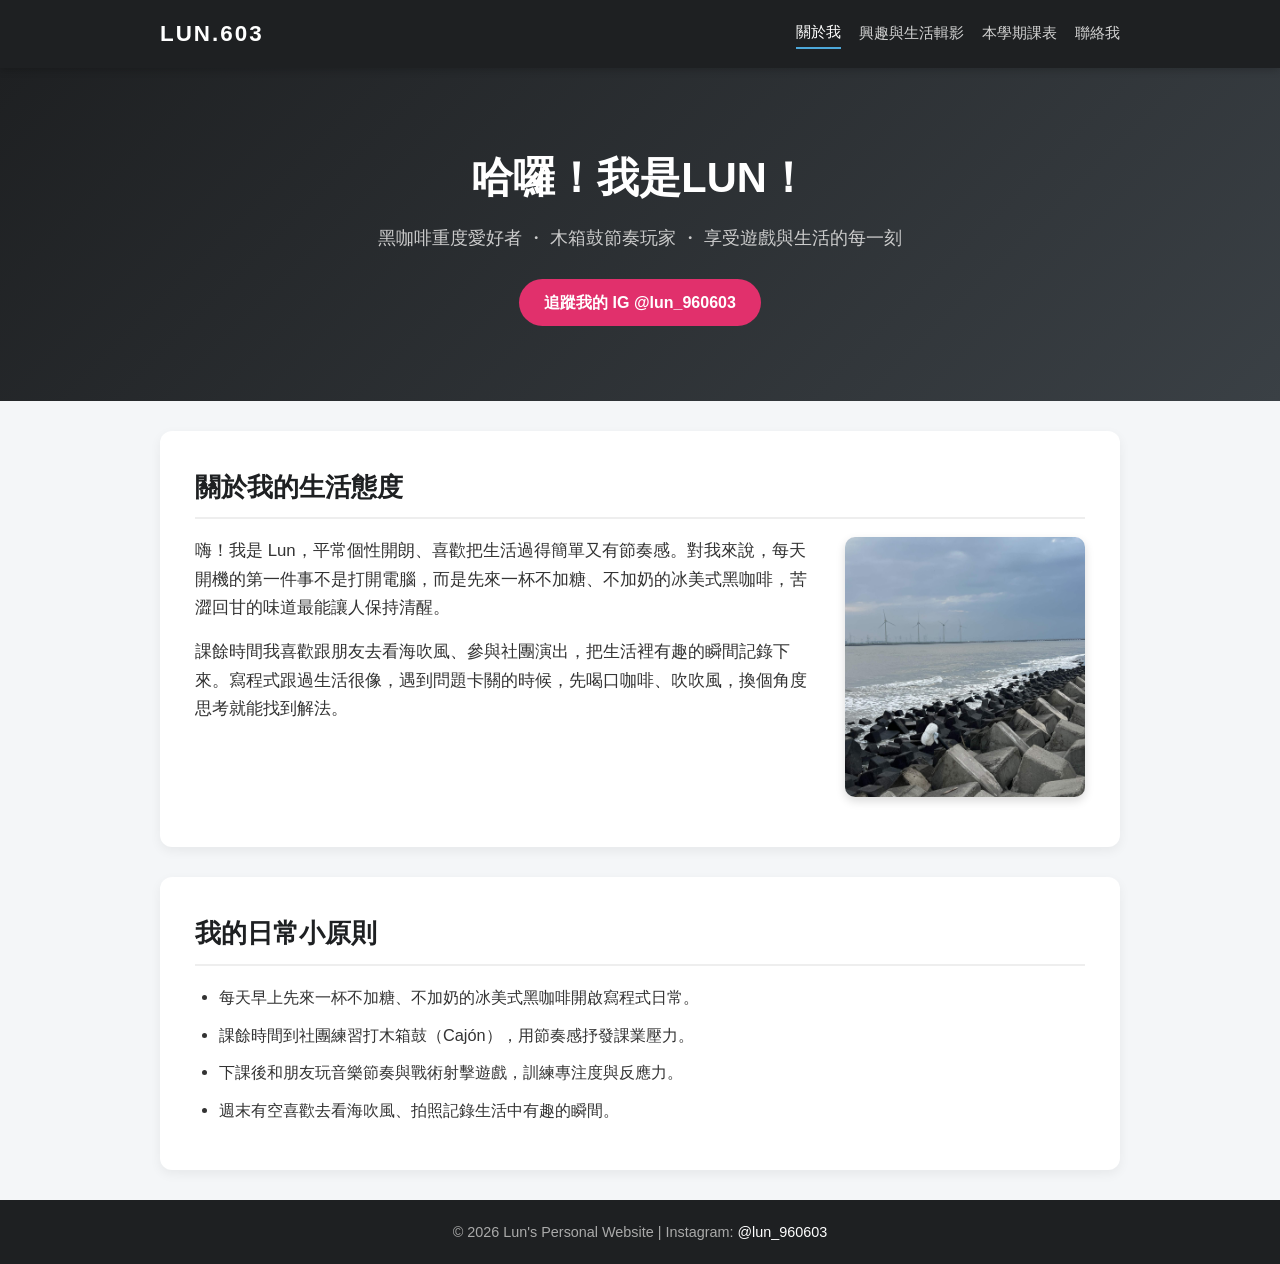
<file: index.html>
<!DOCTYPE html>
<html lang="zh-Hant">
<head>
    <meta charset="UTF-8">
    <meta name="viewport" content="width=device-width, initial-scale=1.0">
    <title>Lun 的個人小站 | 關於我</title>
    <link rel="stylesheet" href="style.css">
</head>
<body>

    <header>
        <div class="nav-container">
            <a href="index.html" class="logo">LUN.603</a>
            <nav>
                <a href="index.html" class="active">關於我</a>
                <a href="interests.html">興趣與生活輯影</a>
                <a href="schedule.html">本學期課表</a>
                <a href="contact.html">聯絡我</a>
            </nav>
        </div>
    </header>

    <section class="hero">
        <div class="hero-content">
            <h1>哈囉！我是LUN！</h1>
            <p>黑咖啡重度愛好者 ・ 木箱鼓節奏玩家 ・ 享受遊戲與生活的每一刻</p>
            <a href="contact.html" class="hero-btn">追蹤我的 IG @lun_960603</a>
        </div>
    </section>

    <main class="container">

        <section class="content-section clearfix">
            <h2>關於我的生活態度</h2>
            <img src="pic/IMG_5607.jpg" alt="海邊看海與風車" class="img-right">
            <p>嗨！我是 Lun，平常個性開朗、喜歡把生活過得簡單又有節奏感。對我來說，每天開機的第一件事不是打開電腦，而是先來一杯不加糖、不加奶的冰美式黑咖啡，苦澀回甘的味道最能讓人保持清醒。</p>
            <p>課餘時間我喜歡跟朋友去看海吹風、參與社團演出，把生活裡有趣的瞬間記錄下來。寫程式跟過生活很像，遇到問題卡關的時候，先喝口咖啡、吹吹風，換個角度思考就能找到解法。</p>
        </section>

        <section class="content-section">
            <h2>我的日常小原則</h2>
            <ul class="custom-list">
                <li>每天早上先來一杯不加糖、不加奶的冰美式黑咖啡開啟寫程式日常。</li>
                <li>課餘時間到社團練習打木箱鼓（Cajón），用節奏感抒發課業壓力。</li>
                <li>下課後和朋友玩音樂節奏與戰術射擊遊戲，訓練專注度與反應力。</li>
                <li>週末有空喜歡去看海吹風、拍照記錄生活中有趣的瞬間。</li>
            </ul>
        </section>

    </main>

    <footer>
        <p>© 2026 Lun's Personal Website | Instagram: <a href="https://www.instagram.com/lun_960603/" target="_blank">@lun_960603</a></p>
    </footer>

</body>
</html>
</file>
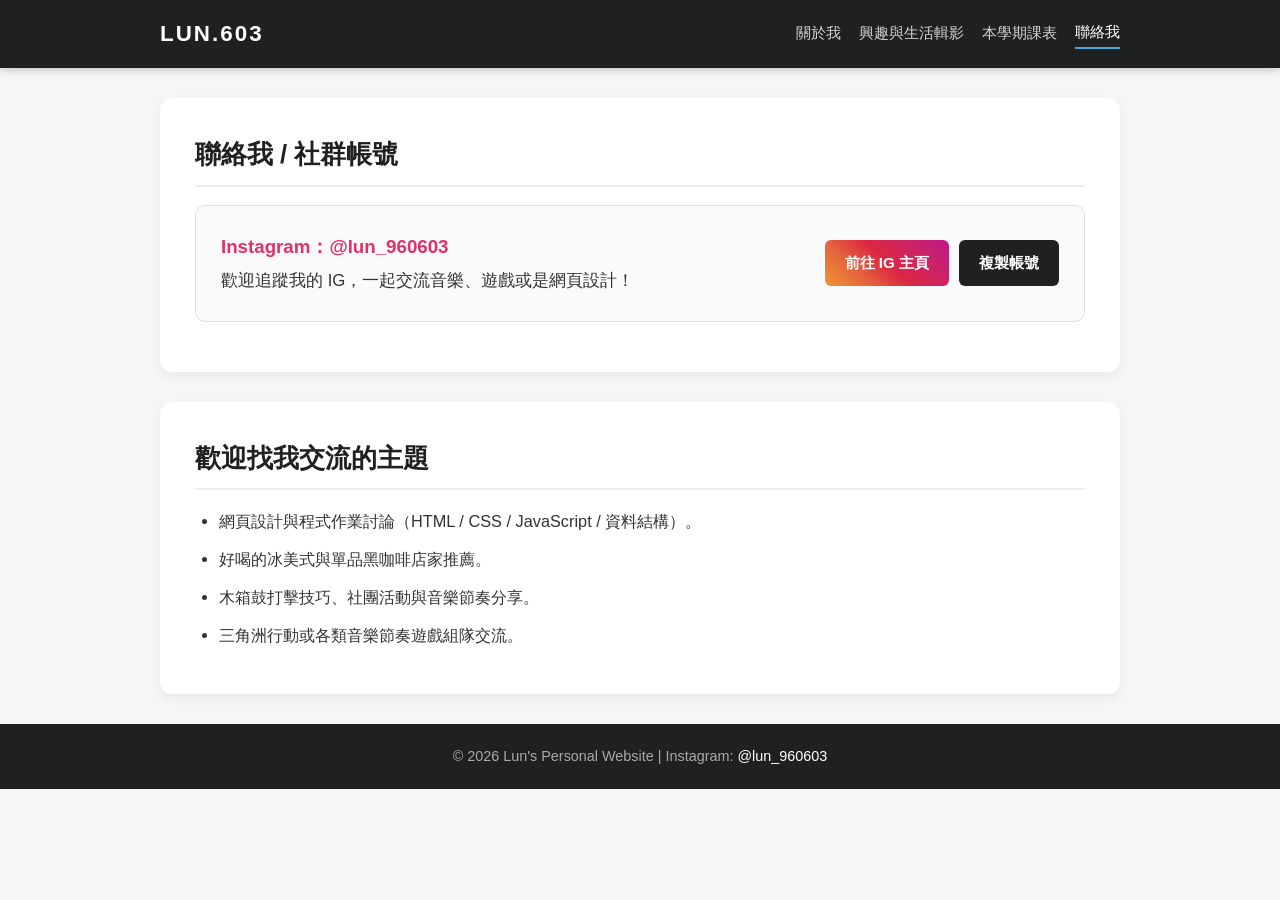
<file: contact.html>
<!DOCTYPE html>
<html lang="zh-Hant">
<head>
    <meta charset="UTF-8">
    <meta name="viewport" content="width=device-width, initial-scale=1.0">
    <title>Lun 的個人小站 | 聯絡我</title>
    <link rel="stylesheet" href="style.css">
</head>
<body>

    <header>
        <div class="nav-container">
            <a href="index.html" class="logo">LUN.603</a>
            <nav>
                <a href="index.html">關於我</a>
                <a href="interests.html">興趣與生活輯影</a>
                <a href="schedule.html">本學期課表</a>
                <a href="contact.html" class="active">聯絡我</a>
            </nav>
        </div>
    </header>

    <main class="container">

        <section class="content-section">
            <h2>聯絡我 / 社群帳號</h2>
            <div class="ig-card">
                <div class="ig-info">
                    <h3>Instagram：@lun_960603</h3>
                    <p>歡迎追蹤我的 IG，一起交流音樂、遊戲或是網頁設計！</p>
                </div>
                <div class="ig-actions">
                    <a href="https://www.instagram.com/lun_960603/" target="_blank" class="btn-ig">前往 IG 主頁</a>
                    <button onclick="copyIG()" class="btn-copy">複製帳號</button>
                </div>
            </div>
            <p id="copy-msg" class="copy-feedback"></p>
        </section>

        <section class="content-section">
            <h2>歡迎找我交流的主題</h2>
            <ul class="custom-list">
                <li>網頁設計與程式作業討論（HTML / CSS / JavaScript / 資料結構）。</li>
                <li>好喝的冰美式與單品黑咖啡店家推薦。</li>
                <li>木箱鼓打擊技巧、社團活動與音樂節奏分享。</li>
                <li>三角洲行動或各類音樂節奏遊戲組隊交流。</li>
            </ul>
        </section>

    </main>

    <footer>
        <p>© 2026 Lun's Personal Website | Instagram: <a href="https://www.instagram.com/lun_960603/" target="_blank">@lun_960603</a></p>
    </footer>

    <script>
        function copyIG() {
            const text = "@lun_960603";
            if (navigator.clipboard && window.isSecureContext) {
                navigator.clipboard.writeText(text);
            } else {
                const tempInput = document.createElement("textarea");
                tempInput.value = text;
                document.body.appendChild(tempInput);
                tempInput.select();
                document.execCommand("copy");
                document.body.removeChild(tempInput);
            }
            document.getElementById("copy-msg").innerHTML = "已成功複製 IG 帳號：@lun_960603！";
        }
    </script>

</body>
</html>
</file>
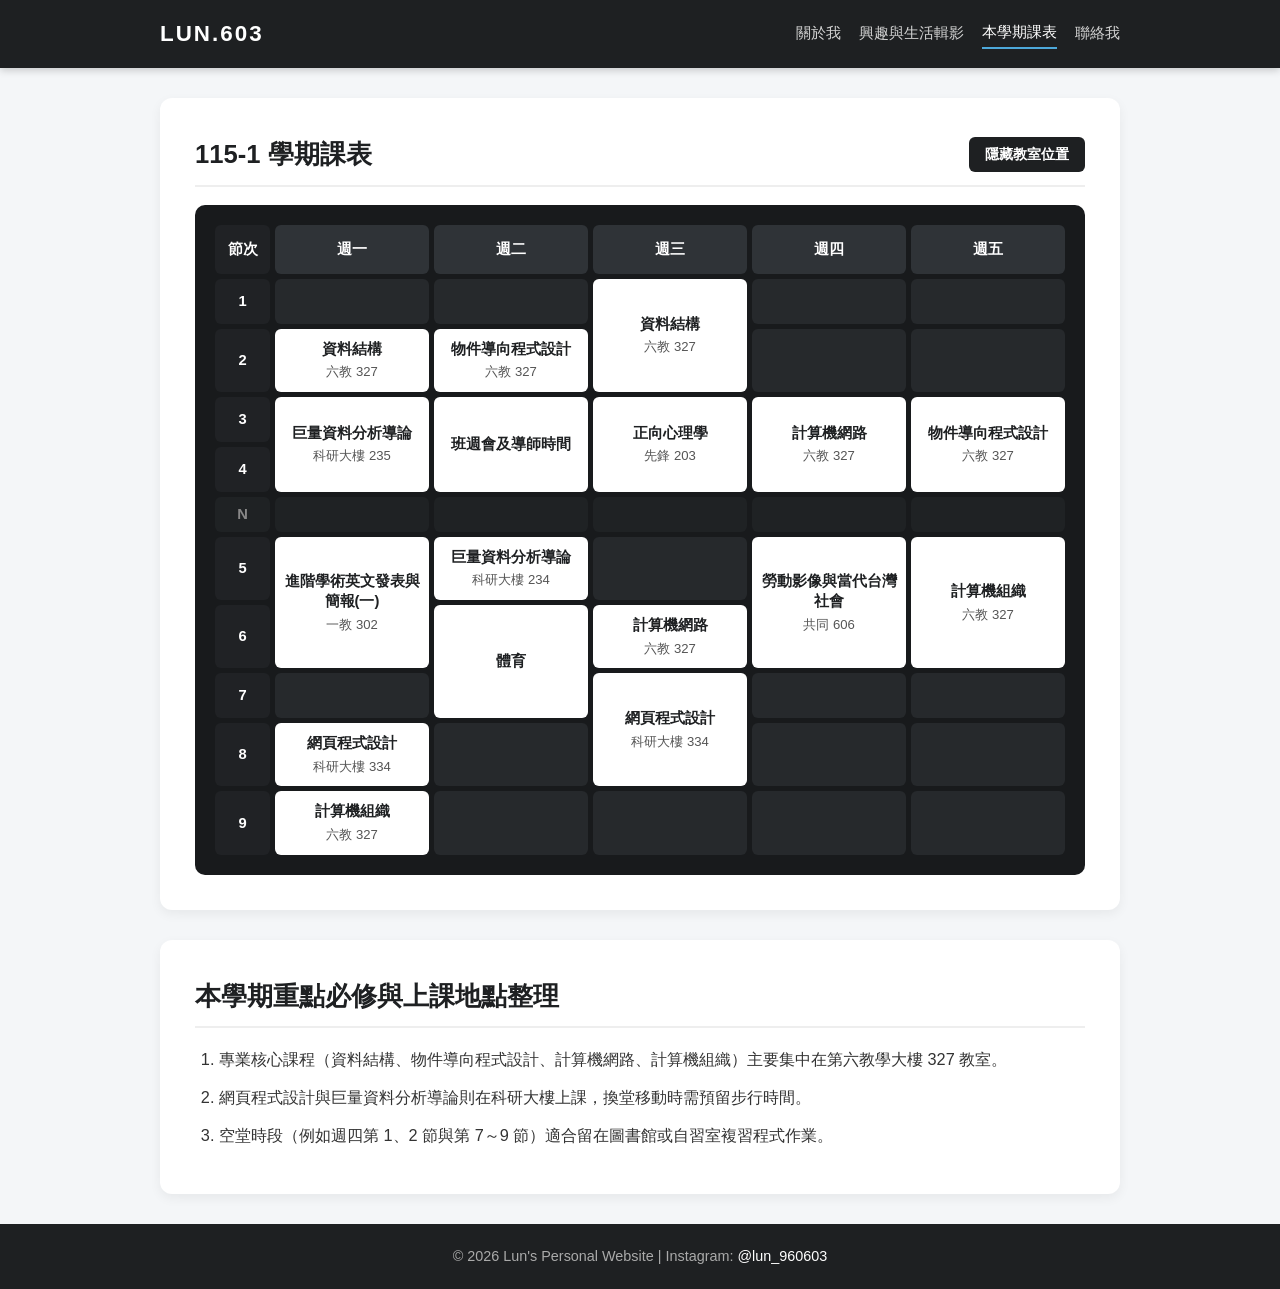
<file: schedule.html>
<!DOCTYPE html>
<html lang="zh-Hant">
<head>
    <meta charset="UTF-8">
    <meta name="viewport" content="width=device-width, initial-scale=1.0">
    <title>Lun 的個人小站 | 115-1 學期課表</title>
    <link rel="stylesheet" href="style.css">
</head>
<body>

    <header>
        <div class="nav-container">
            <a href="index.html" class="logo">LUN.603</a>
            <nav>
                <a href="index.html">關於我</a>
                <a href="interests.html">興趣與生活輯影</a>
                <a href="schedule.html" class="active">本學期課表</a>
                <a href="contact.html">聯絡我</a>
            </nav>
        </div>
    </header>

    <main class="container">

        <section class="content-section">
            <div class="schedule-header">
                <h2>115-1 學期課表</h2>
                <button id="room-btn" class="btn-schedule" onclick="toggleRooms()">隱藏教室位置</button>
            </div>
            <div class="timetable-wrapper">
                <table class="timetable">
                    <thead>
                        <tr>
                            <th>節次</th>
                            <th>週一</th>
                            <th>週二</th>
                            <th>週三</th>
                            <th>週四</th>
                            <th>週五</th>
                        </tr>
                    </thead>
                    <tbody>
                        <tr>
                            <td class="period">1</td>
                            <td></td>
                            <td></td>
                            <td rowspan="2" class="course">資料結構<br><span class="room">六教 327</span></td>
                            <td></td>
                            <td></td>
                        </tr>
                        <tr>
                            <td class="period">2</td>
                            <td class="course">資料結構<br><span class="room">六教 327</span></td>
                            <td class="course">物件導向程式設計<br><span class="room">六教 327</span></td>
                            <td></td>
                            <td></td>
                        </tr>
                        <tr>
                            <td class="period">3</td>
                            <td rowspan="2" class="course">巨量資料分析導論<br><span class="room">科研大樓 235</span></td>
                            <td rowspan="2" class="course">班週會及導師時間</td>
                            <td rowspan="2" class="course">正向心理學<br><span class="room">先鋒 203</span></td>
                            <td rowspan="2" class="course">計算機網路<br><span class="room">六教 327</span></td>
                            <td rowspan="2" class="course">物件導向程式設計<br><span class="room">六教 327</span></td>
                        </tr>
                        <tr>
                            <td class="period">4</td>
                        </tr>
                        <tr>
                            <td class="period noon">N</td>
                            <td class="noon"></td>
                            <td class="noon"></td>
                            <td class="noon"></td>
                            <td class="noon"></td>
                            <td class="noon"></td>
                        </tr>
                        <tr>
                            <td class="period">5</td>
                            <td rowspan="2" class="course">進階學術英文發表與簡報(一)<br><span class="room">一教 302</span></td>
                            <td class="course">巨量資料分析導論<br><span class="room">科研大樓 234</span></td>
                            <td></td>
                            <td rowspan="2" class="course">勞動影像與當代台灣社會<br><span class="room">共同 606</span></td>
                            <td rowspan="2" class="course">計算機組織<br><span class="room">六教 327</span></td>
                        </tr>
                        <tr>
                            <td class="period">6</td>
                            <td rowspan="2" class="course">體育</td>
                            <td class="course">計算機網路<br><span class="room">六教 327</span></td>
                        </tr>
                        <tr>
                            <td class="period">7</td>
                            <td></td>
                            <td rowspan="2" class="course">網頁程式設計<br><span class="room">科研大樓 334</span></td>
                            <td></td>
                            <td></td>
                        </tr>
                        <tr>
                            <td class="period">8</td>
                            <td class="course">網頁程式設計<br><span class="room">科研大樓 334</span></td>
                            <td></td>
                            <td></td>
                            <td></td>
                        </tr>
                        <tr>
                            <td class="period">9</td>
                            <td class="course">計算機組織<br><span class="room">六教 327</span></td>
                            <td></td>
                            <td></td>
                            <td></td>
                            <td></td>
                        </tr>
                    </tbody>
                </table>
            </div>
        </section>

        <section class="content-section">
            <h2>本學期重點必修與上課地點整理</h2>
            <ol class="custom-list">
                <li>專業核心課程（資料結構、物件導向程式設計、計算機網路、計算機組織）主要集中在第六教學大樓 327 教室。</li>
                <li>網頁程式設計與巨量資料分析導論則在科研大樓上課，換堂移動時需預留步行時間。</li>
                <li>空堂時段（例如週四第 1、2 節與第 7～9 節）適合留在圖書館或自習室複習程式作業。</li>
            </ol>
        </section>

    </main>

    <footer>
        <p>© 2026 Lun's Personal Website | Instagram: <a href="https://www.instagram.com/lun_960603/" target="_blank">@lun_960603</a></p>
    </footer>

    <script>
        function toggleRooms() {
            const rooms = document.querySelectorAll(".room");
            const btn = document.getElementById("room-btn");
            const isHidden = rooms[0].style.display === "none";

            rooms.forEach(function(room) {
                room.style.display = isHidden ? "inline-block" : "none";
            });

            btn.textContent = isHidden ? "隱藏教室位置" : "顯示教室位置";
        }
    </script>

</body>
</html>
</file>
<file: style.css>
* {
    box-sizing: border-box;
    margin: 0;
    padding: 0;
}

html {
    scroll-behavior: smooth;
}

body {
    font-family: "Microsoft JhengHei", "PingFang TC", sans-serif;
    line-height: 1.7;
    color: #333;
    background-color: #f4f6f8;
}

header {
    position: sticky;
    top: 0;
    z-index: 100;
    background-color: #1e2022;
    box-shadow: 0 2px 8px rgba(0, 0, 0, 0.2);
}

.nav-container {
    max-width: 1000px;
    margin: 0 auto;
    padding: 15px 20px;
    display: flex;
    justify-content: space-between;
    align-items: center;
    flex-wrap: wrap;
    gap: 10px;
}

.logo {
    color: #ffffff;
    font-size: 1.4rem;
    font-weight: bold;
    text-decoration: none;
    letter-spacing: 2px;
}

nav {
    display: flex;
    align-items: center;
    flex-wrap: wrap;
    gap: 18px;
}

nav a {
    color: #d3d3d3;
    text-decoration: none;
    font-size: 0.95rem;
    padding-bottom: 3px;
    transition: color 0.3s ease;
}

nav a:hover,
nav a.active {
    color: #ffffff;
    border-bottom: 2px solid #4da8da;
}

.hero {
    background: linear-gradient(135deg, #1e2022 0%, #3a4045 100%);
    color: #ffffff;
    text-align: center;
    padding: 75px 20px;
}

.hero h1 {
    font-size: 2.6rem;
    margin-bottom: 10px;
}

.hero p {
    font-size: 1.1rem;
    color: #cccccc;
    margin-bottom: 25px;
}

.hero-btn {
    display: inline-block;
    background-color: #e1306c;
    color: #ffffff;
    padding: 10px 25px;
    border-radius: 25px;
    text-decoration: none;
    font-weight: bold;
    transition: transform 0.3s ease, background-color 0.3s ease;
}

.hero-btn:hover {
    background-color: #c13584;
    transform: translateY(-2px);
}

.container {
    max-width: 1000px;
    margin: 30px auto;
    padding: 0 20px;
    min-height: 60vh;
}

.content-section {
    background-color: #ffffff;
    padding: 35px;
    margin-bottom: 30px;
    border-radius: 12px;
    box-shadow: 0 4px 12px rgba(0, 0, 0, 0.06);
}

.content-section h2 {
    font-size: 1.6rem;
    color: #1e2022;
    margin-bottom: 18px;
    padding-bottom: 8px;
    border-bottom: 2px solid #eeeeee;
}

.content-section p {
    margin-bottom: 15px;
    font-size: 1.05rem;
}

.custom-list {
    padding-left: 24px;
    font-size: 1.02rem;
}

.custom-list li {
    margin-bottom: 10px;
}

.clearfix::after {
    content: "";
    display: table;
    clear: both;
}

.img-right {
    float: right;
    width: 240px;
    height: 260px;
    object-fit: cover;
    object-position: center 45%;
    border-radius: 10px;
    margin: 0 0 15px 25px;
    box-shadow: 0 4px 10px rgba(0, 0, 0, 0.15);
}

.img-left {
    float: left;
    width: 240px;
    height: 260px;
    object-fit: cover;
    object-position: center 20%;
    border-radius: 10px;
    margin: 0 25px 15px 0;
    box-shadow: 0 4px 10px rgba(0, 0, 0, 0.15);
}

.stats-box {
    clear: both;
    background-color: #f9fafb;
    padding: 20px;
    border-radius: 8px;
    margin-top: 20px;
    border: 1px solid #e5e7eb;
}

.stats-box h3 {
    margin-bottom: 15px;
    font-size: 1.15rem;
}

.stat-item {
    margin-bottom: 12px;
}

.stat-item span {
    display: block;
    font-weight: bold;
    margin-bottom: 5px;
    font-size: 0.95rem;
}

.progress-bar {
    background-color: #e0e0e0;
    border-radius: 20px;
    overflow: hidden;
    height: 22px;
}

.progress-fill {
    background-color: #2b5876;
    color: #ffffff;
    text-align: right;
    padding-right: 10px;
    font-size: 0.85rem;
    line-height: 22px;
    font-weight: bold;
}

.grid-2x2 {
    display: grid;
    grid-template-columns: repeat(2, 1fr);
    gap: 18px;
}

.grid-2x2-item {
    background-color: #f9fafb;
    border: 1px solid #e5e7eb;
    border-radius: 10px;
    padding: 20px;
    transition: transform 0.3s ease, box-shadow 0.3s ease;
}

.grid-2x2-item:hover {
    transform: translateY(-3px);
    box-shadow: 0 6px 14px rgba(0, 0, 0, 0.08);
}

.grid-2x2-item h3 {
    font-size: 1.15rem;
    margin-bottom: 8px;
    color: #1e2022;
}

.grid-2x2-item p {
    margin-bottom: 0;
    font-size: 0.98rem;
}

.section-desc {
    color: #666;
    margin-bottom: 20px;
}

.photo-grid {
    display: grid;
    grid-template-columns: repeat(3, 1fr);
    gap: 15px;
}

.photo-card {
    position: relative;
    height: 220px;
    border-radius: 10px;
    overflow: hidden;
    cursor: pointer;
}

.photo-card img {
    width: 100%;
    height: 100%;
    object-fit: cover;
    display: block;
    transition: transform 0.4s ease;
}

.photo-card:hover img {
    transform: scale(1.06);
}

.overlay {
    position: absolute;
    inset: 0;
    background-color: rgba(0, 0, 0, 0.72);
    color: #ffffff;
    display: flex;
    flex-direction: column;
    justify-content: center;
    align-items: center;
    text-align: center;
    padding: 15px;
    opacity: 0;
    transition: opacity 0.4s ease;
}

.photo-card:hover .overlay {
    opacity: 1;
}

.overlay h3 {
    margin-bottom: 8px;
    font-size: 1.2rem;
}

.overlay p {
    font-size: 0.9rem;
    margin: 0;
}

.schedule-header {
    display: flex;
    justify-content: space-between;
    align-items: center;
    border-bottom: 2px solid #eeeeee;
    margin-bottom: 18px;
    padding-bottom: 8px;
    flex-wrap: wrap;
    gap: 10px;
}

.schedule-header h2 {
    border-bottom: none;
    margin-bottom: 0;
    padding-bottom: 0;
}

.btn-schedule {
    background-color: #1e2022;
    color: #ffffff;
    border: none;
    padding: 8px 16px;
    border-radius: 6px;
    font-size: 0.9rem;
    font-weight: bold;
    cursor: pointer;
    transition: opacity 0.3s ease;
}

.btn-schedule:hover {
    opacity: 0.85;
}

.timetable-wrapper {
    overflow-x: auto;
    background-color: #181a1c;
    padding: 15px;
    border-radius: 10px;
}

.timetable {
    width: 100%;
    border-collapse: separate;
    border-spacing: 5px;
    text-align: center;
    color: #fff;
    table-layout: fixed;
}

.timetable th,
.timetable td {
    background-color: #26292c;
    padding: 10px 6px;
    border-radius: 6px;
    font-size: 0.92rem;
    vertical-align: middle;
}

.timetable th {
    background-color: #2f3337;
    font-weight: bold;
    padding: 12px 6px;
}

.timetable th:first-child,
.timetable td.period {
    width: 55px;
    background-color: #202225;
    font-weight: bold;
}

.timetable td.course {
    background-color: #ffffff;
    color: #1e2022;
    font-weight: bold;
    line-height: 1.4;
}

.timetable td.course .room {
    display: inline-block;
    margin-top: 4px;
    font-size: 0.82rem;
    font-weight: normal;
    color: #555555;
}

.timetable td.noon {
    background-color: #1f2224;
    padding: 5px;
    color: #888;
}

.ig-card {
    display: flex;
    justify-content: space-between;
    align-items: center;
    background-color: #fafafa;
    border: 1px solid #e0e0e0;
    padding: 25px;
    border-radius: 10px;
    flex-wrap: wrap;
    gap: 15px;
}

.ig-info h3 {
    color: #e1306c;
    margin-bottom: 5px;
}

.ig-info p {
    margin: 0;
}

.ig-actions {
    display: flex;
    gap: 10px;
}

.btn-ig,
.btn-copy {
    padding: 10px 20px;
    border-radius: 6px;
    font-size: 0.95rem;
    font-weight: bold;
    cursor: pointer;
    text-decoration: none;
    border: none;
    transition: opacity 0.3s ease;
}

.btn-ig {
    background: linear-gradient(45deg, #f09433 0%, #e6683c 25%, #dc2743 50%, #cc2366 75%, #bc1888 100%);
    color: white;
}

.btn-copy {
    background-color: #1e2022;
    color: white;
}

.btn-ig:hover,
.btn-copy:hover {
    opacity: 0.85;
}

.copy-feedback {
    margin-top: 12px;
    color: #2e7d32;
    font-weight: bold;
}

footer {
    background-color: #1e2022;
    color: #aaaaaa;
    text-align: center;
    padding: 20px;
    font-size: 0.9rem;
}

footer a {
    color: #ffffff;
    text-decoration: none;
}

@media (max-width: 768px) {
    .photo-grid,
    .grid-2x2 {
        grid-template-columns: 1fr;
    }

    .img-right,
    .img-left {
        float: none;
        width: 100%;
        height: 260px;
        margin: 0 0 15px 0;
    }

    .timetable {
        table-layout: auto;
        min-width: 600px;
    }
}
</file>
